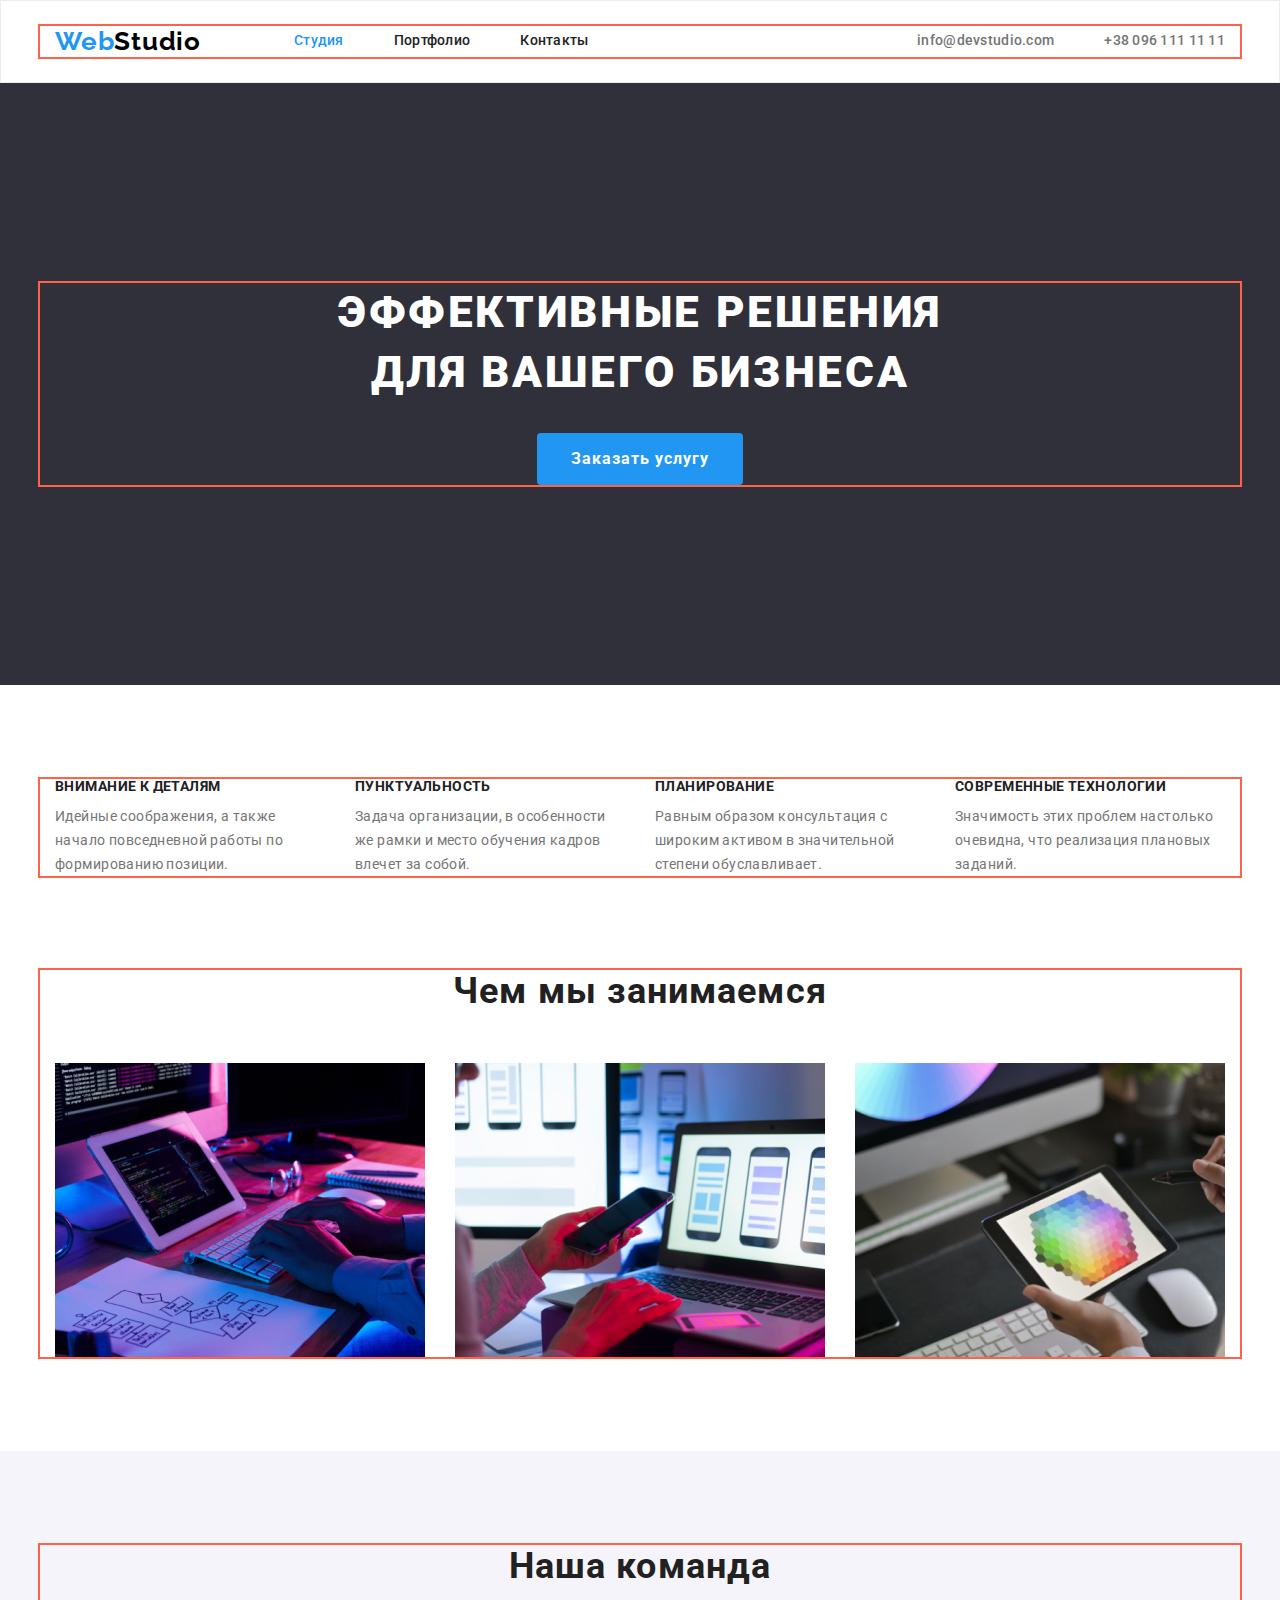
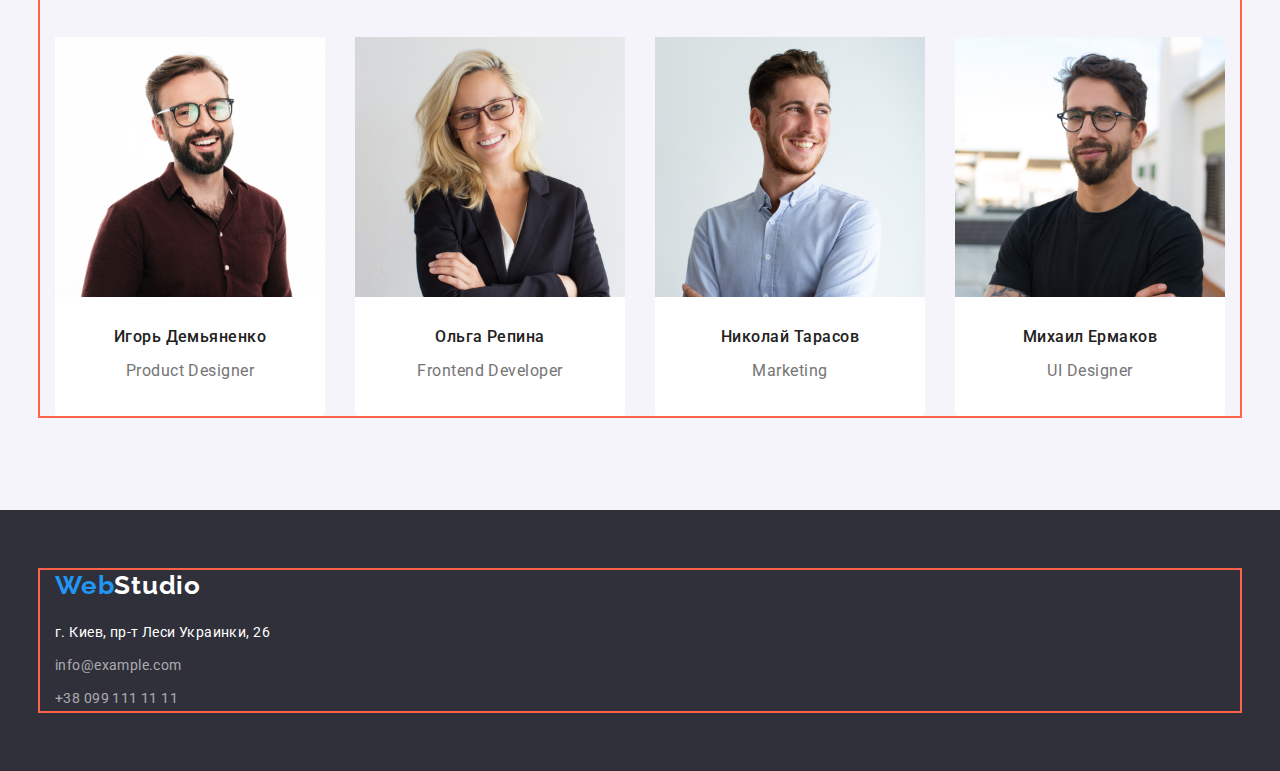
<file: index.html>
<!DOCTYPE html>
<html lang="ru">
  <head>
    <meta charset="UTF-8"/>
    <meta http-equiv="X-UA-Compatible" content="IE=edge" />
    <meta name="viewport" content="width=device-width, initial-scale=1.0" />
    <title>Document</title>
    <link rel="stylesheet" href="https://cdnjs.cloudflare.com/ajax/libs/modern-normalize/1.1.0/modern-normalize.min.css">
    <link href="https://fonts.googleapis.com/css2?family=Raleway:wght@700&family=Roboto:wght@400;500;700;900&display=swap"
    rel="stylesheet">
    <link rel="stylesheet" href="./css/styles.css" />

  </head>
  <body>
    <header class="section header">
      <div class="container header-box">
        <nav class="nav-box">
          <a href="./index.html" class="logo"> Web<span class="accent-head">Studio</span>
      
          </a>
      
          <ul class="site-nav list">
            <li class="site-nav item"><a href="./index.html" class="link active">Студия</a></li>
            <li class="site-nav item"><a href="./portfolio.html" class="link">Портфолио</a></li>
            <li class="site-nav item"><a href="" class="link">Контакты</a></li>
          </ul>
        </nav>
      
        <ul class="kontakt-nav list">
          <li class="kontakt-nav item"><a href="info@devstudio.com" class="link">info@devstudio.com</a></li>
          <li class="kontakt-nav item"><a href="+380991111111" class="link">+38 096 111 11 11</a></li>
        </ul>
      </div>
    </header>

    <main>
      <section class="section hero">
        <div class="container">
                  <h1 class="hero-title">Эффективные решения для вашего бизнеса</h1>
                  <button type="button" class="button hero-btn">Заказать услугу</button>
        </div>
      </section>

      <section class="section features">
        <!-- <h2>Особености</h2> -->
        <div class="container">
          <ul class="features list">
            <li class="item">
              <h3 class="features-list-title">Внимание к деталям</h3>
              <p class="text">Идейные соображения, а также начало повседневной работы по формированию позиции.</p>
            </li>
          
            <li class="item">
              <h3 class="features-list-title">Пунктуальность</h3>
              <p class="text">
                Задача организации, в особенности же рамки и место обучения кадров влечет за собой.
              </p>
            </li>
          
            <li class="item">
              <h3 class="features-list-title">Планирование</h3>
              <p class="text">
                Равным образом консультация с широким активом в значительной степени обуславливает.
              </p>
            </li>
          
            <li class="item">
              <h3 class="features-list-title">Современные технологии</h3>
              <p class="text">Значимость этих проблем настолько очевидна, что реализация плановых заданий.</p>
            </li>
          </ul>
        </div>

        
      </section>

      <section class="section what-we-can">
        <div class="container">
          <h2 class="what-we-can-title">Чем мы занимаемся</h2>
        
          <ul class="what-we-can list">
            <li class="what-we-can item"><img src="./images/box-1.jpg" alt="Картинка с примером" width="370" /></li>
            <li class="what-we-can item"><img src="./images/box-2.jpg" alt="Картинка с примером" width="370" /></li>
            <li class="what-we-can item"><img src="./images/box-3.jpg" alt="Картинка с примером" width="370" /></li>
          </ul>
        </div>
      </section>

      <section class="section our-team">
        <div class="container">
          <h2 class="our-team-title">Наша команда</h2>
      
          <ul class="our-team-list list">
            <li class="item">
              <img src="./images/igor.jpg" alt="Фото Игоря" width="270" class="our-team img" />
              <div class="our-team-box">
                <h3 class="title">Игорь Демьяненко</h3>
                <p class="text">Product Designer</p>
              </div>
            </li>
      
            <li class="item">
              <img src="./images/olga.jpg" alt="Фото Ольги" width="270" class="our-team img" />
              <div class="our-team-box">
                <h3 class="title">Ольга Репина</h3>
                <p class="text">Frontend Developer</p>
              </div>
            </li>
      
            <li class="item">
              <img src="./images/nikolai.jpg" alt="Фото Николайя" width="270" class="our-team img" />
              <div class="our-team-box">
                <h3 class="title">Николай Тарасов</h3>
                <p class="text">Marketing</p>
              </div>
            </li>
      
            <li class="item">
              <img src="./images/michael.jpg" alt="Фото Михаила" width="270" class="our-team img" />
              <div class="our-team-box">
                <h3 class="title">Михаил Ермаков</h3>
                <p class="text">UI Designer</p>
              </div>
            </li>
          </ul>
        </div>
      </section>
    </main>

    <footer class="section footer">
      <div class="container">
    <a href="./index.html" class="logo footer"> Web<span class="accent-footer">Studio</span>
    </a>
      <address class="address">
       <p class="item">г. Киев, пр-т Леси Украинки, 26</p>

       <ul class="footer list">
         <li class="item"><a href="mailto:info@example.com" class="address-info">info@example.com</a></li>
         <li class="item"><a href="tel:+380991111111" class="address-info">+38 099 111 11 11</a></li>
       </ul>  

      </address>
      </div>
    </footer>
  </body>
</html>
</file>
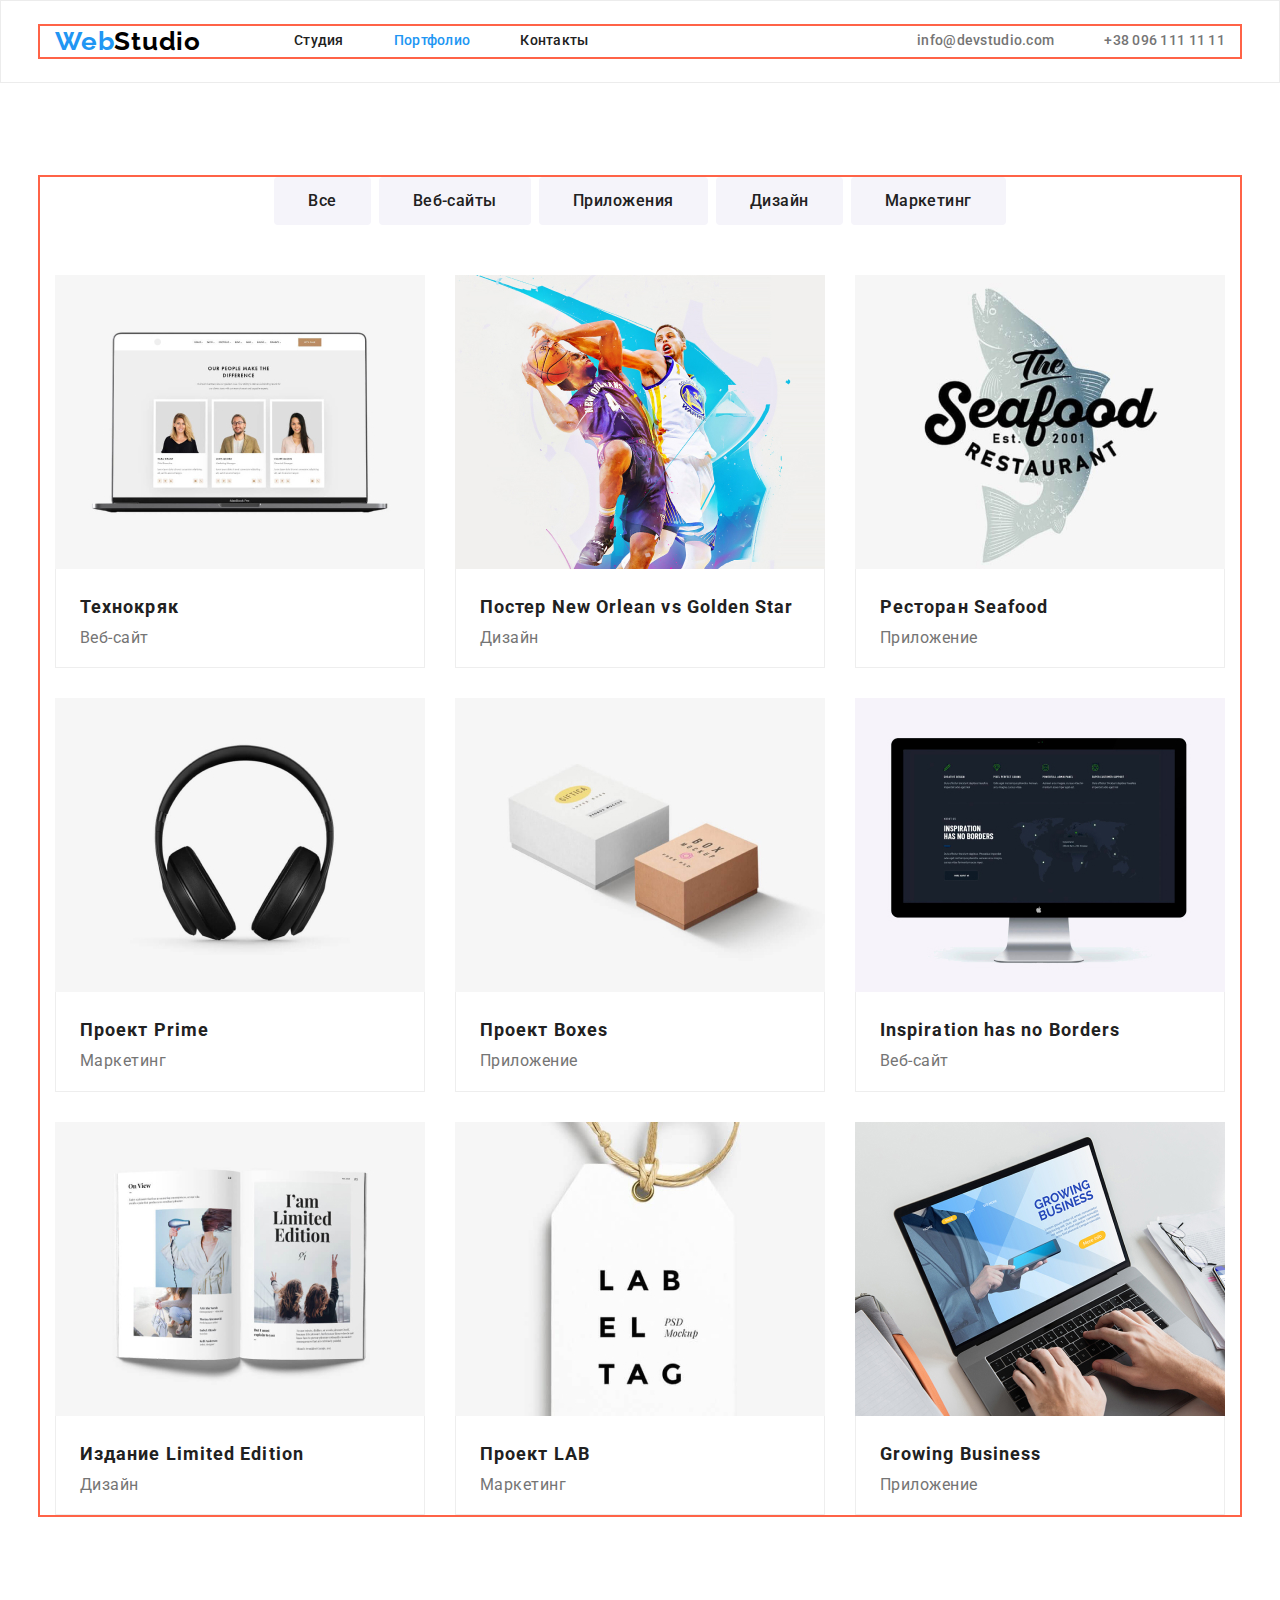
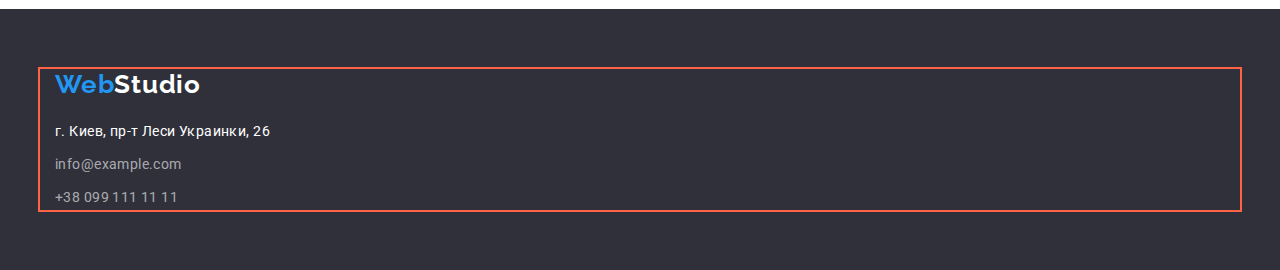
<file: portfolio.html>
<!DOCTYPE html>
<html lang="ru">

<head>
    <meta charset="UTF-8" />
    <meta http-equiv="X-UA-Compatible" content="IE=edge" />
    <meta name="viewport" content="width=device-width, initial-scale=1.0" />
    <title>Document</title>
    <link rel="stylesheet"
        href="https://cdnjs.cloudflare.com/ajax/libs/modern-normalize/1.1.0/modern-normalize.min.css">
    <link
        href="https://fonts.googleapis.com/css2?family=Raleway:wght@700&family=Roboto:wght@400;500;700;900&display=swap"
        rel="stylesheet">
    <link rel="stylesheet" href="./css/styles.css" />

</head>

<body>
    <header class="section header">
        <div class="container header-box">
            <nav class="nav-box">
                <a href="./index.html" class="logo"> Web<span class="accent-head">Studio</span>
    
                </a>
    
                <ul class="site-nav list">
                    <li class="site-nav item"><a href="./index.html" class="link ">Студия</a></li>
                    <li class="site-nav item"><a href="./portfolio.html" class="link active">Портфолио</a></li>
                    <li class="site-nav item"><a href="" class="link">Контакты</a></li>
                </ul>
            </nav>
    
            <ul class="kontakt-nav list">
                <li class="kontakt-nav item"><a href="info@devstudio.com" class="link">info@devstudio.com</a></li>
                <li class="kontakt-nav item"><a href="+380991111111" class="link">+38 096 111 11 11</a></li>
            </ul>
        </div>
    </header>

    <main>
               
        <section class="section">
            <div class="container">

            <ul class="menu-nav list ">
                <li class="item"><button type="button" class="button menu">Все</button></li>
                <li class="item"><button type="button" class="button menu">Веб-сайты</button></li>
                <li class="item"><button type="button" class="button menu">Приложения</button></li>
                <li class="item"><button type="button" class="button menu">Дизайн</button></li>
                <li class="item"><button type="button" class="button menu">Маркетинг</button></li>
            </ul>


            <ul class="portfolio-examples list ">
                <li class="item">
                    <img src="./images/technokryak.jpg" alt="Фото проекта" width="370px">
                    <div class="portfolio-examples-box">
                        <h2 class="examples-list title">Технокряк</h2>
                        <p class="text">Веб-сайт</p>
                    </div>
                </li>
            
                <li class="item">
                    <img src="./images/poster-neworlean.jpg" alt="Фото проекта" width="370px">
                    <div class="portfolio-examples-box">
                        <h2 class="examples-list title">Постер New Orlean vs Golden Star</h2>
                        <p class="text">Дизайн</p>
                    </div>
                </li>
            
                <li class="item">
                    <img src="./images/restaurant-seafood.jpg" alt="Фото проекта" width="370px">
                    <div class="portfolio-examples-box">
                        <h2 class="examples-list title">Ресторан Seafood</h2>
                        <p class="text">Приложение</p>
                    </div>
                </li>
            
                <li class="item">
                    <img src="./images/project-prime.jpg" alt="Фото проекта" width="370px">
                    <div class="portfolio-examples-box">
                        <h2 class="examples-list title">Проект Prime</h2>
                        <p class="text">Маркетинг</p>
                    </div>
                </li>
            
                <li class="item">
                    <img src="./images/project-boxes.jpg" alt="Фото проекта" width="370px">
                    <div class="portfolio-examples-box">
                        <h2 class="examples-list title">Проект Boxes</h2>
                        <p class="text">Приложение</p>
                    </div>
                </li>
            
                <li class="item">
                    <img src="./images/inspirations.jpg" alt="Фото проекта" width="370px">
                    <div class="portfolio-examples-box">
                        <h2 class="examples-list title">Inspiration has no Borders</h2>
                        <p class="text">Веб-сайт</p>
                    </div>
                </li>
            
                <li class="item">
                    <img src="./images/limited-edition.jpg" alt="Фото проекта" width="370px">
                    <div class="portfolio-examples-box">
                        <h2 class="examples-list title">Издание Limited Edition</h2>
                        <p class="text">Дизайн</p>
                    </div>
                </li>
            
                <li class="item">
                    <img src="./images/lab.jpg" alt="Фото проекта" width="370px">
                    <div class="portfolio-examples-box">
                        <h2 class="examples-list title">Проект LAB</h2>
                        <p class="text">Маркетинг</p>
                    </div>
                </li>
            
                <li class="item">
                    <img src="./images/growing-business.jpg" alt="Фото проекта" width="370px">
                    <div class="portfolio-examples-box">
                        <h2 class="examples-list title">Growing Business</h2>
                        <p class="text">Приложение</p>
                    </div>
                </li>        
            
            </ul>
            </div>
        </section> 

    </main>

    <footer class="section footer">
        <div class="container">
            <a href="./index.html" class="logo footer"> Web<span class="accent-footer">Studio</span>
            </a>
            <address class="address">
                <p class="item">г. Киев, пр-т Леси Украинки, 26</p>
    
                <ul class="footer list">
                    <li class="item"><a href="mailto:info@example.com" class="address-info">info@example.com</a></li>
                    <li class="item"><a href="tel:+380991111111" class="address-info">+38 099 111 11 11</a></li>
                </ul>
    
            </address>
        </div>
    </footer>

</body>

</html>
</file>
<file: css/styles.css>
h1,
h2,
h3,
h4,
h5,
h6,
p {
  margin: 0;
  padding: 0;
}

img {
  display: block;
}

ul {
  list-style: none;
  margin: 0;
  padding: 0;
}

/* цвет фона белый FFFFFF */
/* основной цвет серый 757575 */
/* втооричный цвет текста  212121 */
/* 000000 2196F3 FFFFFF цвета логотипа  */
/* вторичный цвет фона #2F303A
 */

:root {
  --primary-text-colour: #757575;
  --secondary-text-colour: #212121;
  --accent-blue-colour: #2196f3;
  --bg-colour: #ffffff;
  --logo-accent-colour: #000000;
  --secondary-bg-colour: #2f303a;
  --background-our-team-section: #f5f4fa;
}

.pointer,
.button {
  cursor: pointer;
}

/* подцветка активной страницы */

.site-nav .link.active {
  color: var(--accent-blue-colour);
}

/* .list {
  list-style: none;
} */

body {
  background-color: var(--bg-colour);
  color: var(--primary-text-colour);
  font-family: Roboto, sans-serif;
  letter-spacing: 0.03em;
}

.button {
  display: block;
  border-radius: 4px;
  padding: 11px 34px;
  min-width: 136px;
  border: none;

  /*  box-shadow: 0px 4px 4px rgba(0, 0, 0, 0.15) */

  color: var(--bg-colour);
  background-color: var(--accent-blue-colour);
  font-weight: 700;
  font-size: 16px;
  line-height: 1.88;
  letter-spacing: 0.06em;
  text-align: center;
}

.container {
  margin: 0 auto;
  width: 1200px;
  padding-left: 15px;
  padding-right: 15px;
  outline: 2px solid tomato;
}

/* ----------------------------------------------------------STUDIA-------------------------------------------------------------------  */

/*------------------------------------------------------------ header----------------------------------------------------------------- */
.section.header {
  padding-top: 25px;
  padding-bottom: 25px;
  border: 1px solid #ececec;
}
.header-box {
  display: flex;
  align-items: center;
  /* justify-content: space-between; */
}
.nav-box {
  display: flex;
  align-items: center;
}

.logo {
  color: var(--accent-blue-colour);
  font-family: Raleway;
  font-weight: 700;
  font-size: 26px;
  line-height: 1.19;
  letter-spacing: 0.03em;
  text-decoration: none;

  display: inline-block;
  margin-right: 93px;
}

.accent-head {
  color: var(--logo-accent-colour);
}

.site-nav {
  display: flex;
  align-items: center;
}

.site-nav.item:not(:last-child) {
  margin-right: 50px;
}

.site-nav .link {
  color: var(--secondary-text-colour);
  font-weight: 500;
  font-size: 14px;
  line-height: 1.14;
  letter-spacing: 0.02em;
  text-decoration: none;
}

.site-nav .link:hover,
.site-nav .link:focus {
  color: var(--accent-blue-colour);
}

.kontakt-nav {
  display: flex;
  margin-left: auto;
  align-items: center;
}

.kontakt-nav.item:not(:last-child) {
  margin-right: 50px;
}

.kontakt-nav .link {
  color: var(--primary-text-colour);
  font-weight: 500;
  font-size: 14px;
  line-height: 1.14;
  letter-spacing: 0.02em;
  text-decoration: none;
}

.kontakt-nav .link:hover,
.kontakt-nav .link:focus {
  color: var(--accent-blue-colour);
}

/*------------------------------------------------------------ hero----------------------------------------------------------------- */

.hero-title {
  margin: 0 auto;
  max-width: 619px;
  margin-bottom: 30px;

  color: var(--bg-colour);

  font-weight: 900;
  font-size: 44px;
  line-height: 1.36;
  text-align: center;
  letter-spacing: 0.06em;
  text-transform: uppercase;
}

.hero.section {
  background-color: var(--secondary-bg-colour);
  padding-top: 200px;
  padding-bottom: 200px;
}
.button.hero-btn {
  margin: 0 auto;
}

/* Стиль для заголовков секций */

/* .section-tittle {
  color: var();
}
 */

/*------------------------------------------------------------ feature----------------------------------------------------------------- */

.section.features {
  padding-top: 94px;
  padding-bottom: 47px;
}

.features.list {
  display: flex;
  /* margin-left: -30px; */
  padding-top: 0px;
  padding-bottom: 0px;
  justify-content: space-between;
}

/* .features .item {
    flex-basis: cacl((100% / 4) - 30px);
  margin-left: 30px;
} */

.features-list-title {
  color: var(--secondary-text-colour);
  font-weight: 700;
  font-size: 14px;
  line-height: 1.14;
  letter-spacing: 0.03em;
  text-transform: uppercase;
  margin-bottom: 10px;
}

.features .text {
  font-size: 14px;
  line-height: 1.71;
  letter-spacing: 0.03em;
  max-width: 270px;
}

/*------------------------------------------------------------ what-we-can----------------------------------------------------------------- */
.what-we-can.section {
  padding-top: 47px;
  padding-bottom: 94px;
}

.what-we-can-title {
  color: var(--secondary-text-colour);
  font-weight: 700;
  font-size: 36px;
  line-height: 1.17;
  text-align: center;
  letter-spacing: 0.03em;

  margin: 0 auto;
  margin-bottom: 50px;
}

.what-we-can.list {
  display: flex;
  /*   justify-content: space-between; */
  margin-left: -30px;
}

.what-we-can.item {
  flex-basis: cacl((100% / 4) - 30px);
  margin-left: 30px;
}

/*------------------------------------------------------------ our-team----------------------------------------------------------------- */
.section.our-team {
  padding-top: 94px;
  padding-bottom: 94px;
}

.our-team {
  background-color: var(--background-our-team-section);
}

.our-team-list {
  display: flex;
  align-items: center;

  /* padding-top: 0px;
  padding-bottom: 0px; */
  /* padding-bottom: 30px; */
  /* justify-content: space-between; */
}

.our-team .item {
  background-color: var(--bg-colour);
  border-radius: 0px 0px 4px 4px;
  padding-bottom: 30px;
}

.our-team .item + .item {
  margin-left: 30px;
}

.our-team-title {
  color: var(--secondary-text-colour);

  font-weight: 700;
  font-size: 36px;
  line-height: 1.17;
  text-align: center;
  letter-spacing: 0.03em;

  margin-bottom: 50px;
}

.our-team .title {
  color: var(--secondary-text-colour);

  font-weight: 500;
  font-size: 16px;
  line-height: 1.19;
  text-align: center;
  letter-spacing: 0.03em;
  margin-bottom: 10px;
}
.our-team .text {
  font-size: 16px;
  line-height: 1.9;
  text-align: center;
  letter-spacing: 0.03em;
}

.our-team-box {
  padding-top: 30px;
}

/* .our-team.img {
  margin-bottom: 30px;
} */
/*------------------------------------------------------------ footer----------------------------------------------------------------- */

.section.footer {
  padding-top: 60px;
  padding-bottom: 60px;
  background-color: var(--secondary-bg-colour);
}
.logo.footer {
  margin-bottom: 20px;
  padding-top: 0;
  padding-bottom: 0px;
}

.footer .list {
  padding-top: 0;
  padding-bottom: 0px;
}
.address {
  color: var(--bg-colour);

  font-style: normal;
  font-size: 14px;
  line-height: 1.71;
  letter-spacing: 0.03em;
}

.address .item {
  margin-bottom: 9px;
}

.footer .item {
  margin-bottom: 9px;
}

.footer .item:last-child {
  margin-bottom: 0;
}

.address-info {
  color: rgba(255, 255, 255, 0.6);

  font-size: 14px;
  line-height: 1.71;
  letter-spacing: 0.03em;
  text-decoration: none;
}

.address-info:hover,
.address-info:focus {
  color: var(--accent-blue-colour);
}

.accent-footer {
  color: var(--bg-colour);
}

/*------------------------------------------------------------ PORTFOLIO----------------------------------------------------------------- */

/*------------------------------------------------------------ menu-nav----------------------------------------------------------------- */

.menu-nav {
  display: flex;
  justify-content: center;
  margin-bottom: 50px;
}
.button.menu {
  display: block;
  min-width: 73px;

  color: var(--secondary-text-colour);
  background-color: var(--background-our-team-section);
  /* cursor: pointer; */
  font-weight: 500;
  font-size: 16px;
  line-height: 1.63;
  letter-spacing: 0.03em;
  text-align: center;
  border-radius: 4px;
}

.menu-nav .item:not(:last-child) {
  margin-right: 8px;
}

.button.menu:hover,
.button.menu:focus {
  color: var(--bg-colour);
  background-color: var(--accent-blue-colour);
}

.section {
  padding-top: 94px;
  padding-bottom: 94px;
}
.portfolio-examples {
  display: flex;
  flex-wrap: wrap;
}

/* .portfolio-examples .items {
  margin-left: 30px;
  margin-bottom: 30px;
  flex-basis: calc(100% / 3) - 30px;
  
} */

.portfolio-examples .item {
  margin-right: 30px;
  margin-bottom: 30px;
}

/*  border: 1px solid #eeeeee; */ /* не поимаю почему ломаеться когда подключаю */

.portfolio-examples .item:nth-child(3n) {
  margin-right: 0;
}

.portfolio-examples .item:nth-last-child(-n + 3) {
  margin-bottom: 0px;
}

.examples-list.title {
  color: var(--secondary-text-colour);

  font-weight: 700;
  font-size: 18px;
  line-height: 2;
  letter-spacing: 0.06em;

  margin-bottom: 4px;
}

.examples .text {
  color: var(--primary-text-colour);
  font-size: 16px;
  line-height: 1.87;
  letter-spacing: 0.03em;
}

.portfolio-examples-box {
  padding-top: 20px;
  padding-left: 24px;
  padding-right: 24px;
  padding-bottom: 20px;
  border-bottom: 1px solid #eeeeee;
  border-left: 1px solid #eeeeee;
  border-right: 1px solid #eeeeee;
}
</file>
